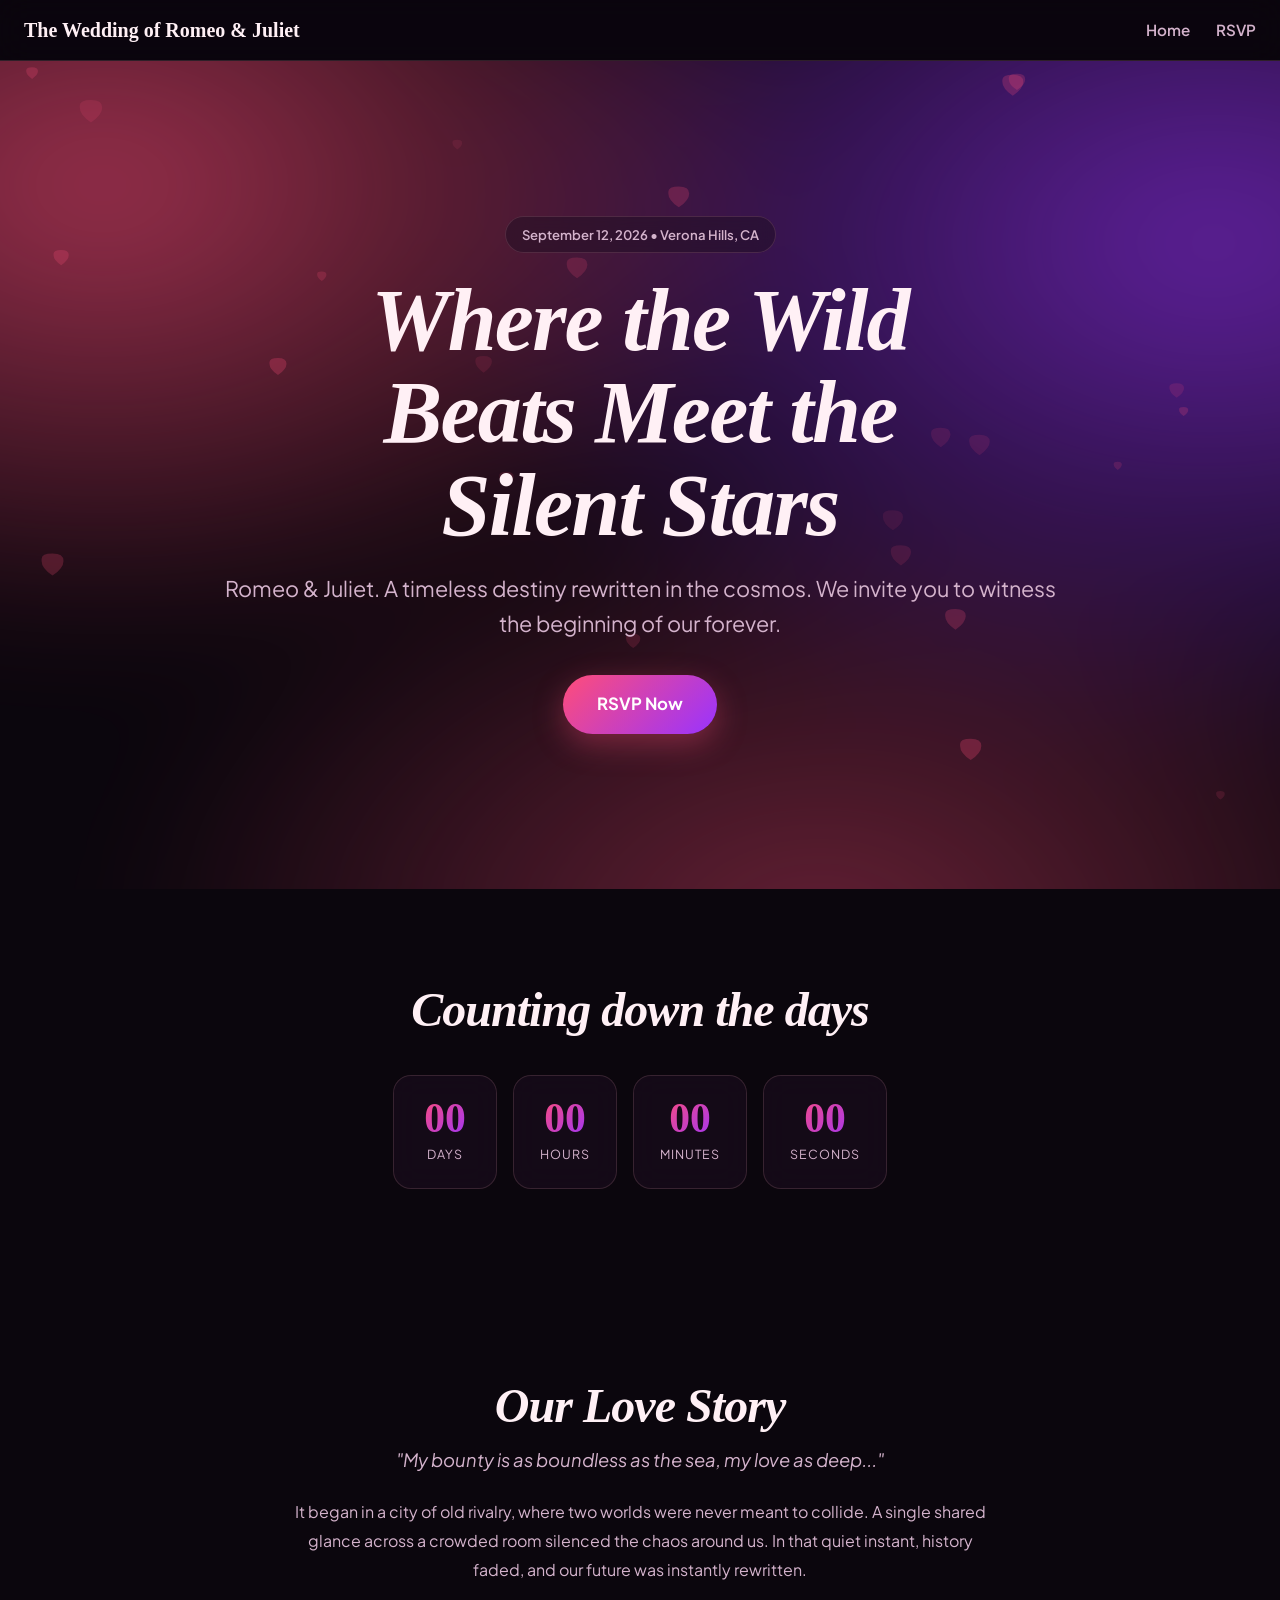
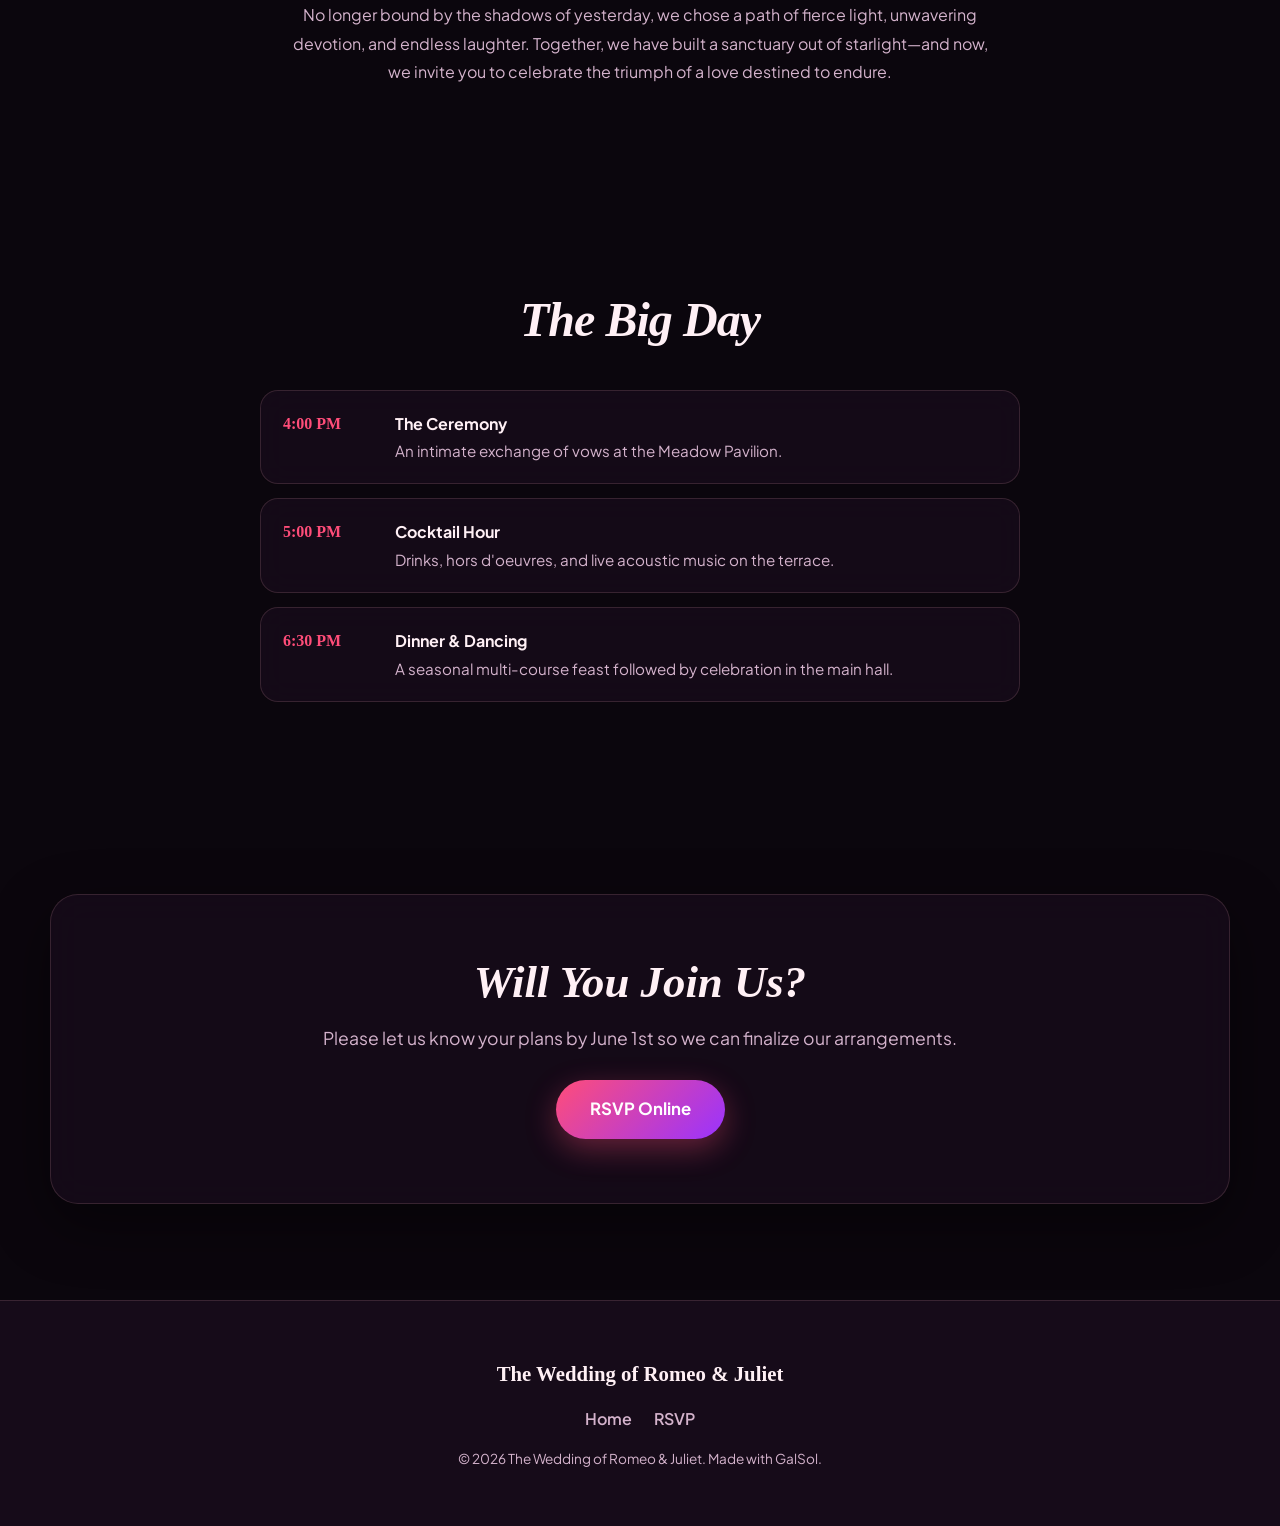
<file: index.html>
<!DOCTYPE html>
<html lang="en">
<head>
<meta charset="utf-8">
<meta name="viewport" content="width=device-width,initial-scale=1">
<title>Home</title>
<link rel="preconnect" href="https://fonts.googleapis.com">
<link rel="preconnect" href="https://fonts.gstatic.com" crossorigin>
<link href="https://fonts.googleapis.com/css2?family=Cookie&family=Plus+Jakarta+Sans:wght@400;500;600;700&display=swap" rel="stylesheet">
<link rel="stylesheet" href="styles.css">
</head>
<body>
<header class="nav" data-nav>
  <a class="nav-brand" href="index.html">The Wedding of Romeo &amp; Juliet</a>
  <nav class="nav-links"><a href="index.html">Home</a><a href="pages/rsvp.html">RSVP</a></nav>
  <button class="nav-burger" aria-label="Menu" data-burger><span></span><span></span><span></span></button>
</header>
<main>
<section class="hero" data-hero>
  <canvas id="heartsCanvas" style="position:absolute; inset:0; pointer-events:none; z-index:1;"></canvas>
  <div class="hero-bg" data-bg></div>
  <div class="hero-inner" style="position:relative; z-index:2;">
    <span class="hero-badge reveal">September 12, 2026 • Verona Hills, CA</span>
    <h1 class="hero-title reveal">Where the Wild Beats Meet the Silent Stars</h1>
    <p class="hero-sub reveal">Romeo &amp; Juliet. A timeless destiny rewritten in the cosmos. We invite you to witness the beginning of our forever.</p>
    <a class="btn btn-lg reveal" href="pages/rsvp.html">RSVP Now</a>
  </div>
</section>
<section class="section countdown-section" id="countdown">
  <div class="section-inner">
    <h2 class="section-title reveal">Counting down the days</h2>
    <div class="countdown reveal" data-countdown="2026-09-12T16:00:00">
      <div class="cd-unit"><span data-cd="days">00</span><small>Days</small></div>
      <div class="cd-unit"><span data-cd="hours">00</span><small>Hours</small></div>
      <div class="cd-unit"><span data-cd="mins">00</span><small>Minutes</small></div>
      <div class="cd-unit"><span data-cd="secs">00</span><small>Seconds</small></div>
    </div>
  </div>
</section>
<section class="section" id="about">
  <div class="section-inner">
    <h2 class="section-title reveal">Our Love Story</h2>
    <p class="section-lead reveal" style="font-style: italic; margin-bottom: 24px;">"My bounty is as boundless as the sea, my love as deep..."</p>
    <div style="max-width: 700px; margin: 0 auto; text-align: center; color: var(--muted); line-height: 1.8;" class="reveal">
      <p style="margin-bottom: 16px;">
        It began in a city of old rivalry, where two worlds were never meant to collide. A single shared glance across a crowded room silenced the chaos around us. In that quiet instant, history faded, and our future was instantly rewritten.
      </p>
      <p>
        No longer bound by the shadows of yesterday, we chose a path of fierce light, unwavering devotion, and endless laughter. Together, we have built a sanctuary out of starlight—and now, we invite you to celebrate the triumph of a love destined to endure.
      </p>
    </div>
  </div>
</section>
<section class="section" id="schedule">
  <div class="section-inner">
    <h2 class="section-title reveal">The Big Day</h2>
    <div class="schedule">
    <div class="sched-item reveal">
      <div class="sched-time">4:00 PM</div>
      <div class="sched-body"><div class="sched-title">The Ceremony</div><div class="sched-desc">An intimate exchange of vows at the Meadow Pavilion.</div></div>
    </div>
    <div class="sched-item reveal">
      <div class="sched-time">5:00 PM</div>
      <div class="sched-body"><div class="sched-title">Cocktail Hour</div><div class="sched-desc">Drinks, hors d&#39;oeuvres, and live acoustic music on the terrace.</div></div>
    </div>
    <div class="sched-item reveal">
      <div class="sched-time">6:30 PM</div>
      <div class="sched-body"><div class="sched-title">Dinner &amp; Dancing</div><div class="sched-desc">A seasonal multi-course feast followed by celebration in the main hall.</div></div>
    </div></div>
  </div>
</section>
<section class="section cta" id="register">
  <div class="section-inner cta-inner reveal">
    <h2 class="cta-title">Will You Join Us?</h2>
    <p class="cta-sub">Please let us know your plans by June 1st so we can finalize our arrangements.</p>
    <a class="btn btn-lg" href="pages/rsvp.html">RSVP Online</a>
  </div>
</section>
</main>
<footer class="footer reveal">
  <div class="footer-inner">
    <div class="footer-brand">The Wedding of Romeo &amp; Juliet</div>
    <nav class="footer-links"><a href="index.html">Home</a><a href="pages/rsvp.html">RSVP</a></nav>
    <div class="footer-copy">© 2026 The Wedding of Romeo &amp; Juliet. Made with GalSol.</div>
  </div>
</footer>

<script src="script.js"></script>
</body>
</html>
</file>
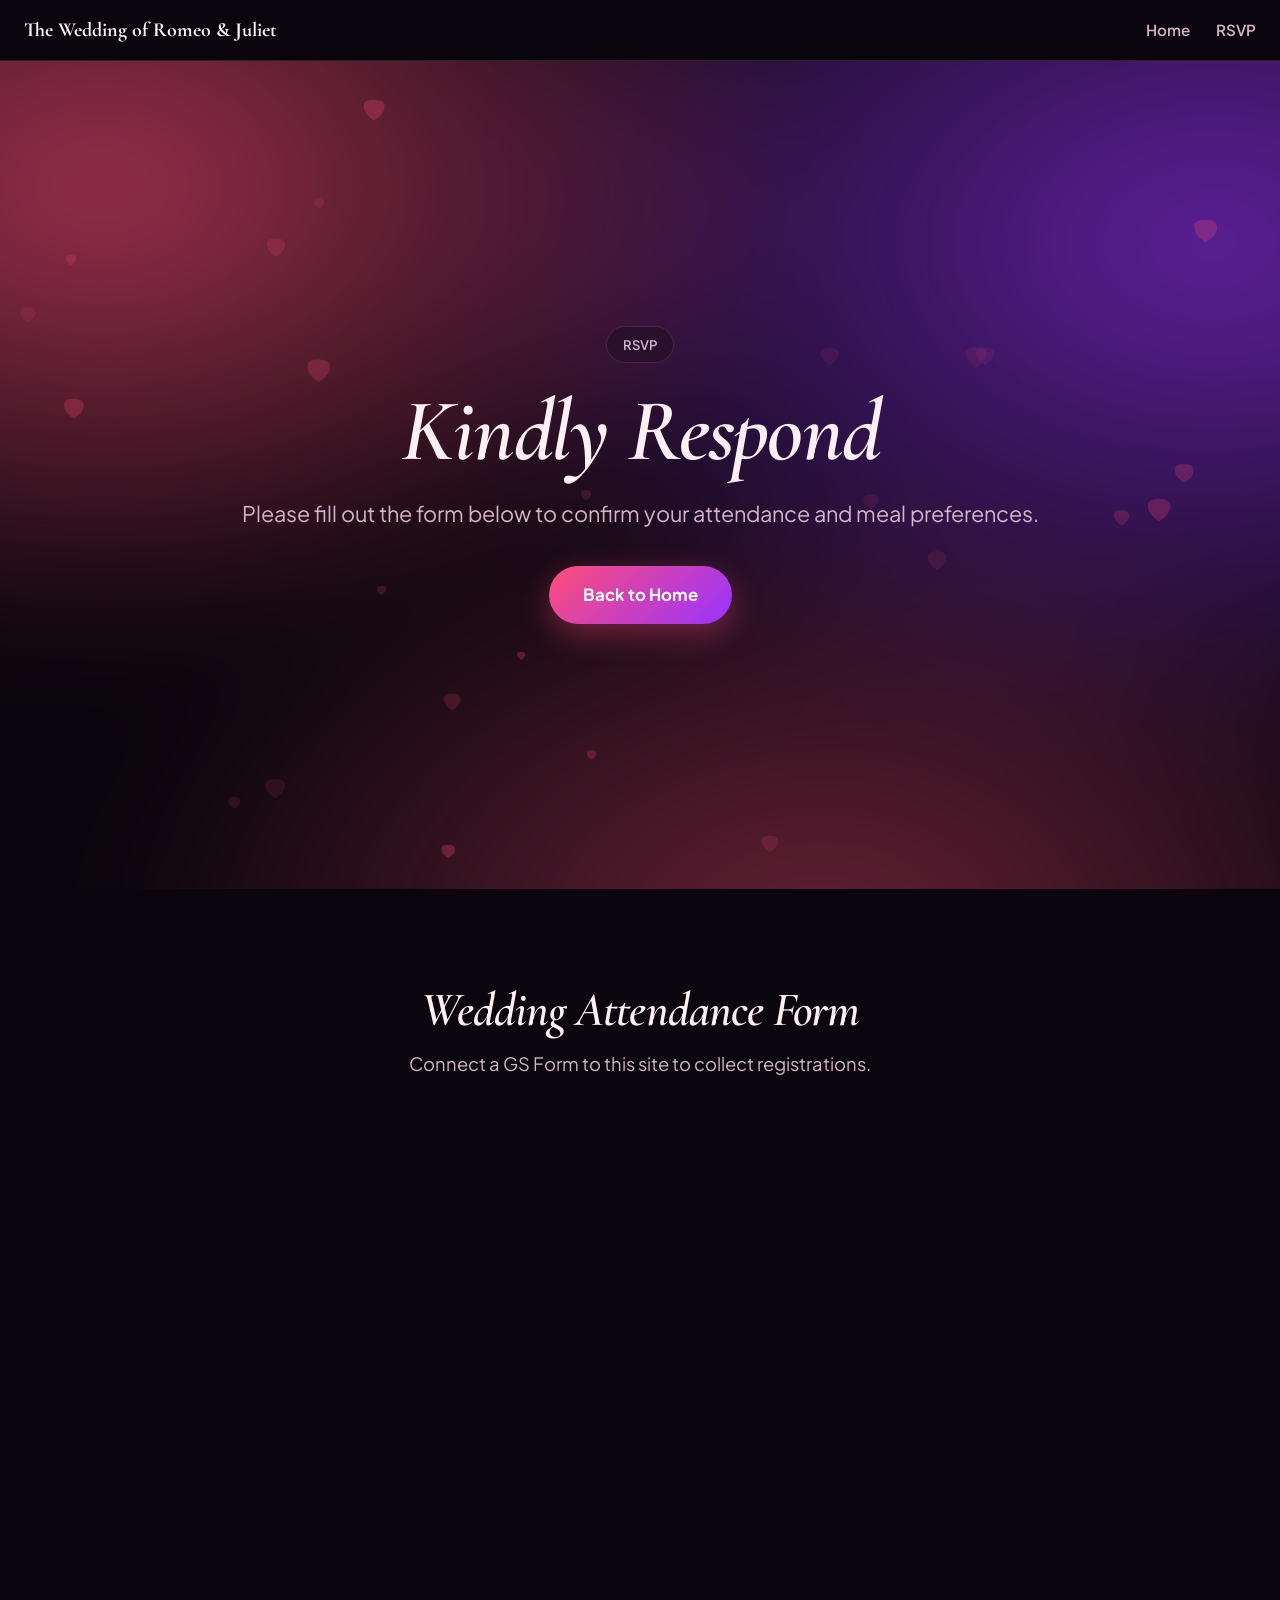
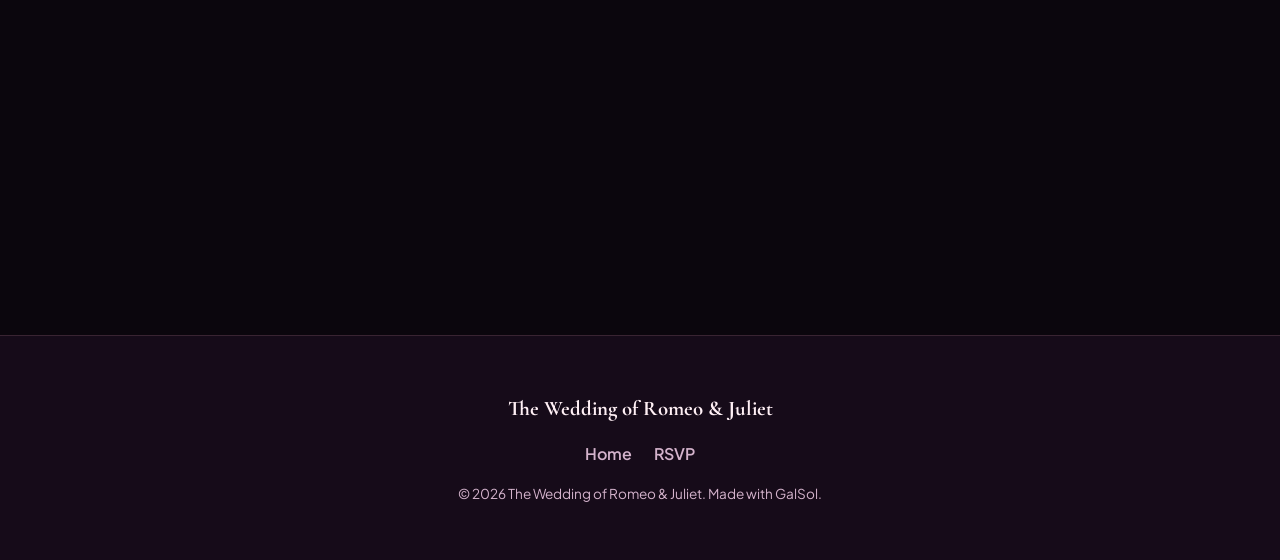
<file: pages/rsvp.html>
<!DOCTYPE html>
<html lang="en">
<head>
<meta charset="utf-8">
<meta name="viewport" content="width=device-width,initial-scale=1">
<title>RSVP — The Wedding of Julian &amp; Samantha</title>
<link rel="preconnect" href="https://fonts.googleapis.com">
<link rel="preconnect" href="https://fonts.gstatic.com" crossorigin>
<link href="https://fonts.googleapis.com/css2?family=Cormorant+Garamond:ital,wght@0,400;0,600;0,700;1,400&family=Plus+Jakarta+Sans:wght@400;500;600;700&display=swap" rel="stylesheet">
<link rel="stylesheet" href="../styles.css">
</head>
<body>
<header class="nav" data-nav>
  <a class="nav-brand" href="../index.html">The Wedding of Romeo &amp; Juliet</a>
  <nav class="nav-links"><a href="../index.html">Home</a><a href="../pages/rsvp.html">RSVP</a></nav>
  <button class="nav-burger" aria-label="Menu" data-burger><span></span><span></span><span></span></button>
</header>
<main>
<section class="hero" data-hero>
  <canvas id="heartsCanvas" style="position:absolute; inset:0; pointer-events:none; z-index:1;"></canvas>
  <div class="hero-bg" data-bg></div>
  <div class="hero-inner" style="position:relative; z-index:2;">
    <span class="hero-badge reveal">RSVP</span>
    <h1 class="hero-title reveal">Kindly Respond</h1>
    <p class="hero-sub reveal">Please fill out the form below to confirm your attendance and meal preferences.</p>
    <a class="btn btn-lg reveal" href="../index.html">Back to Home</a>
  </div>
</section>
<section class="section" id="register"><div class="section-inner reveal">
      <h2 class="section-title">Wedding Attendance Form</h2>
      <p class="section-lead">Connect a GS Form to this site to collect registrations.</p></div></section>
<iframe src="https://galsol.in/gs-form-view?f=the-wedding-of-julian-samantha-jfgfu&embed=1" title="Registration form" data-gs-auto="1" allowtransparency="true" loading="lazy" style="display:block;width:100%;max-width:720px;margin:0 auto;height:760px;border:0;background:transparent"></iframe>
</main>
<footer class="footer reveal">
  <div class="footer-inner">
    <div class="footer-brand">The Wedding of Romeo &amp; Juliet</div>
    <nav class="footer-links"><a href="../index.html">Home</a><a href="../pages/rsvp.html">RSVP</a></nav>
    <div class="footer-copy">© 2026 The Wedding of Romeo &amp; Juliet. Made with GalSol.</div>
  </div>
</footer>

<script src="../script.js"></script>
<script>
/* GalSol GS Form auto-height */
(function(){
  if (window.__galsolAutoH) return; window.__galsolAutoH = 1;
  var GALSOL_ORIGIN = "https://galsol.in";
  window.addEventListener('message', function (e) {
    if (e.origin !== GALSOL_ORIGIN) return;
    var d = e.data;
    if (!d || d.source !== 'gsform' || typeof d.height !== 'number') return;
    var frames = document.querySelectorAll('iframe[data-gs-auto="1"]');
    for (var i = 0; i < frames.length; i++) {
      if (frames[i].contentWindow !== e.source) continue;
      var h = Math.ceil(d.height);
      if (!(h > 0)) return;
      if (h < 200) h = 200;
      if (h > 6000) h = 6000;
      frames[i].style.height = h + 'px';
      return;
    }
  });
})();
</script>
</body>
</html>
</file>
<file: styles.css>
:root{
  --bg:#0b060d;--bg2:#160b19;--surface:rgba(30,15,35,.5);--border:rgba(255,182,193,.15);
  --text:#fff0f5;--muted:#d4b3cc;
  --accent:#ff4d79;--accent2:#9933ff;--on-accent:#ffffff;
  --grad:linear-gradient(135deg,var(--accent),var(--accent2));
  --font-display:'Cormorant Garamond', Georgia, serif;--font-body:'Plus Jakarta Sans', system-ui, sans-serif;
  --radius:18px;--radius-sm:12px;--radius-lg:28px;
  --shadow:0 20px 60px rgba(0,0,0,.45);
  --shadow-sm:0 8px 24px rgba(0,0,0,.35);
  --maxw:1180px;--ease:cubic-bezier(.22,1,.36,1);
}


*{box-sizing:border-box}html{scroll-behavior:smooth}
body{margin:0;background:var(--bg);color:var(--text);font-family:var(--font-body);line-height:1.6;-webkit-font-smoothing:antialiased;overflow-x:hidden}
img{max-width:100%;display:block}
a{color:inherit;text-decoration:none}
h1,h2,h3{font-family:var(--font-display);font-weight:600;font-style:italic;line-height:1.05;margin:0}
.section-inner,.hero-inner,.footer-inner{max-width:var(--maxw);margin:0 auto;padding:0 24px}

/* buttons */
.btn{display:inline-flex;align-items:center;gap:8px;background:var(--grad);color:var(--on-accent);font-weight:700;
  padding:13px 26px;border-radius:999px;box-shadow:0 10px 30px color-mix(in srgb,var(--accent) 35%,transparent);
  transition:transform .2s var(--ease),filter .2s}
.btn:hover{transform:translateY(-2px);filter:brightness(1.07)}
.btn-lg{padding:16px 34px;font-size:1.05rem}

/* nav — glassy sticky */
.nav{position:sticky;top:0;z-index:50;display:flex;align-items:center;justify-content:space-between;gap:16px;
  padding:14px 24px;background:color-mix(in srgb,var(--bg) 62%,transparent);backdrop-filter:blur(16px) saturate(140%);
  -webkit-backdrop-filter:blur(16px) saturate(140%);border-bottom:1px solid var(--border)}
.nav-brand{font-family:var(--font-display);font-weight:700;font-size:1.25rem}
.nav-links{display:flex;gap:26px}
.nav-links a{color:var(--muted);font-weight:600;font-size:.95rem;transition:color .15s}
.nav-links a:hover{color:var(--text)}
.nav-burger{display:none;flex-direction:column;gap:5px;background:none;border:0;cursor:pointer;padding:6px}
.nav-burger span{width:24px;height:2px;background:var(--text);border-radius:2px;transition:.25s}

/* hero — full viewport, gradient-mesh background, cinematic type */
.hero{position:relative;min-height:92vh;display:flex;align-items:center;overflow:hidden}
.hero-bg{position:absolute;inset:-20%;z-index:0;filter:blur(60px);opacity:.85;
  background:
    radial-gradient(40% 40% at 20% 25%,color-mix(in srgb,var(--accent) 70%,transparent),transparent),
    radial-gradient(45% 45% at 82% 30%,color-mix(in srgb,var(--accent2) 70%,transparent),transparent),
    radial-gradient(40% 40% at 60% 90%,color-mix(in srgb,var(--accent) 45%,transparent),transparent);
  animation:heroFloat 16s var(--ease) infinite alternate}
@keyframes heroFloat{to{transform:translate3d(3%,-3%,0) scale(1.1)}}
.hero-inner{position:relative;z-index:1;text-align:center;padding-top:80px;padding-bottom:80px;width:100%}
.hero-badge{display:inline-block;padding:7px 16px;border-radius:999px;background:var(--surface);border:1px solid var(--border);
  backdrop-filter:blur(10px);font-size:.82rem;font-weight:600;color:var(--muted);margin-bottom:22px}
.hero-title{font-size:clamp(2.6rem,7vw,5.5rem);letter-spacing:-.02em;margin-bottom:20px;max-width:16ch;margin-inline:auto}
.hero-sub{font-size:clamp(1.05rem,2vw,1.35rem);color:var(--muted);max-width:52ch;margin:0 auto 34px}

/* sections */
.section{padding:96px 0;position:relative}
.section-title{font-size:clamp(1.9rem,4vw,3rem);letter-spacing:-.02em;margin-bottom:14px;text-align:center}
.section-lead{color:var(--muted);font-size:1.15rem;max-width:60ch;margin:0 auto;text-align:center}

/* glass cards + grids */
.grid{display:grid;gap:22px;margin-top:44px}
.grid-cards{grid-template-columns:repeat(auto-fill,minmax(230px,1fr))}
.card{background:var(--surface);border:1px solid var(--border);border-radius:var(--radius);padding:24px;
  backdrop-filter:blur(18px) saturate(140%);-webkit-backdrop-filter:blur(18px) saturate(140%);box-shadow:var(--shadow-sm);
  transition:transform .25s var(--ease),border-color .25s}
.card:hover{transform:translateY(-6px);border-color:color-mix(in srgb,var(--accent) 55%,var(--border))}
.speaker{text-align:center}
.speaker-photo{width:110px;height:110px;border-radius:50%;margin:0 auto 16px;background:var(--grad);background-size:cover;background-position:center}
.speaker-name{font-weight:700;font-size:1.1rem}
.speaker-role{color:var(--muted);font-size:.9rem;margin-top:3px}

/* schedule */
.schedule{max-width:760px;margin:44px auto 0;display:flex;flex-direction:column;gap:14px}
.sched-item{display:flex;gap:20px;align-items:flex-start;background:var(--surface);border:1px solid var(--border);
  border-radius:var(--radius);padding:20px 22px;backdrop-filter:blur(14px)}
.sched-time{font-family:var(--font-display);font-weight:700;color:var(--accent);min-width:92px}
.sched-title{font-weight:700}
.sched-desc{color:var(--muted);font-size:.95rem;margin-top:3px}

/* countdown */
.countdown{display:flex;justify-content:center;gap:16px;flex-wrap:wrap;margin-top:40px}
.cd-unit{background:var(--surface);border:1px solid var(--border);border-radius:var(--radius);padding:22px 26px;
  min-width:104px;text-align:center;backdrop-filter:blur(14px)}
.cd-unit span{display:block;font-family:var(--font-display);font-size:2.6rem;font-weight:700;line-height:1;
  background:var(--grad);-webkit-background-clip:text;background-clip:text;color:transparent}
.cd-unit small{color:var(--muted);font-size:.78rem;text-transform:uppercase;letter-spacing:.08em}

/* gallery */
.gallery{display:grid;grid-template-columns:repeat(auto-fill,minmax(220px,1fr));gap:14px;margin-top:44px}
.gallery-item{aspect-ratio:4/3;border-radius:var(--radius-sm);background-size:cover;background-position:center;
  background-color:var(--surface);border:1px solid var(--border);transition:transform .25s}
.gallery-item:hover{transform:scale(1.03)}

/* cta */
.cta-inner{text-align:center;background:var(--surface);border:1px solid var(--border);border-radius:var(--radius-lg);
  padding:64px 32px;backdrop-filter:blur(18px);box-shadow:var(--shadow)}
.cta-title{font-size:clamp(1.8rem,4vw,2.8rem);margin-bottom:12px}
.cta-sub{color:var(--muted);font-size:1.1rem;margin-bottom:28px}

/* form embed */
.form-embed{max-width:720px;margin:40px auto 0}
.form-embed iframe{width:100%;height:760px;border:0;border-radius:var(--radius);background:#fff}

/* footer */
.footer{border-top:1px solid var(--border);padding:56px 24px;background:var(--bg2)}
.footer-inner{display:flex;flex-direction:column;align-items:center;gap:16px;text-align:center}
.footer-brand{font-family:var(--font-display);font-weight:700;font-size:1.3rem}
.footer-links{display:flex;gap:22px;flex-wrap:wrap;justify-content:center}
.footer-links a{color:var(--muted);font-weight:600;transition:color .15s}
.footer-links a:hover{color:var(--text)}
.footer-copy{color:var(--muted);font-size:.85rem}

/* scroll-reveal */
.reveal{opacity:0;transform:translateY(24px);transition:opacity .7s var(--ease),transform .7s var(--ease)}
.reveal.in{opacity:1;transform:none}
@media (prefers-reduced-motion:reduce){.reveal{opacity:1;transform:none}.hero-bg{animation:none}}

/* responsive */
@media (max-width:760px){
  .nav-links{position:fixed;inset:64px 0 auto 0;flex-direction:column;gap:0;background:color-mix(in srgb,var(--bg) 94%,transparent);
    backdrop-filter:blur(18px);border-bottom:1px solid var(--border);padding:10px 24px;transform:translateY(-140%);transition:transform .3s var(--ease)}
  .nav.open .nav-links{transform:none}
  .nav-links a{padding:14px 0;border-bottom:1px solid var(--border)}
  .nav-burger{display:flex}
  .nav.open .nav-burger span:nth-child(1){transform:translateY(7px) rotate(45deg)}
  .nav.open .nav-burger span:nth-child(2){opacity:0}
  .nav.open .nav-burger span:nth-child(3){transform:translateY(-7px) rotate(-45deg)}
  .section{padding:64px 0}
}
</file>
